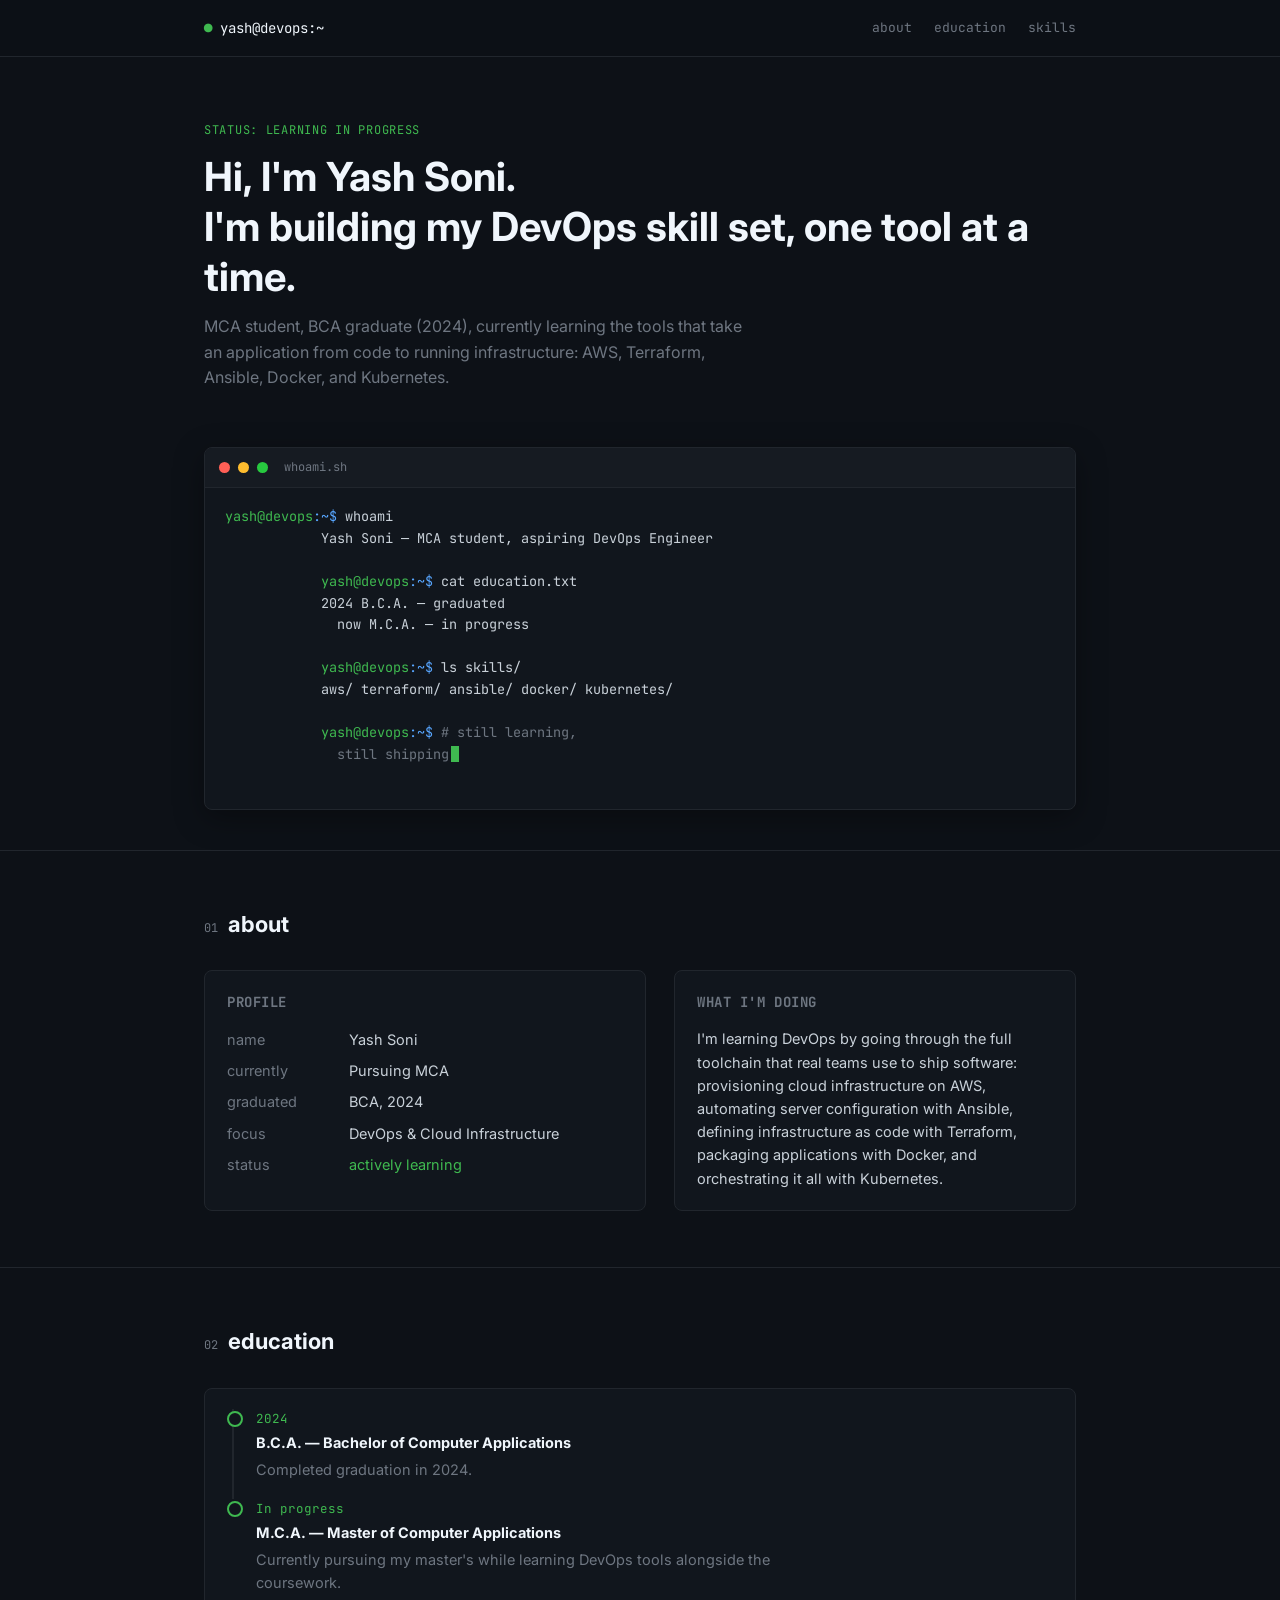
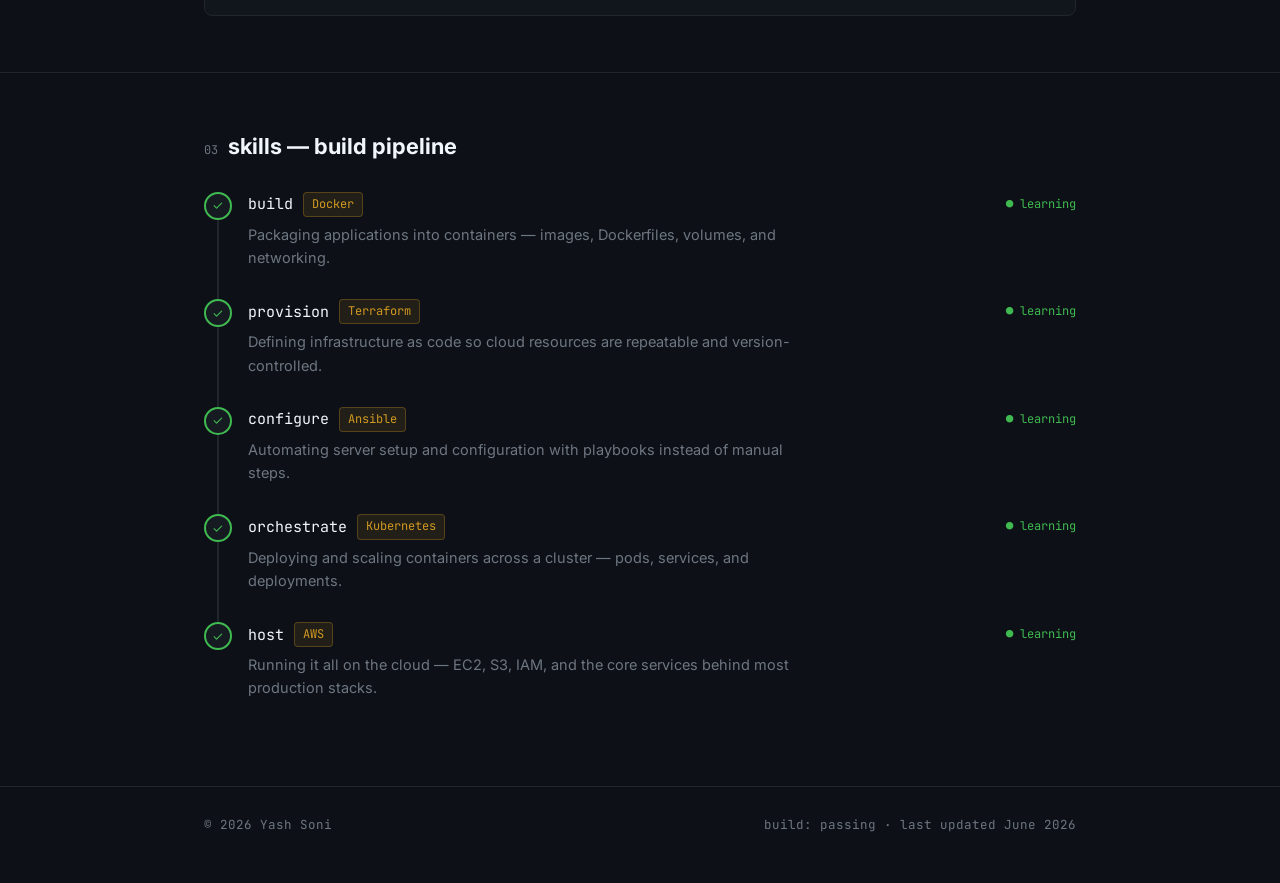
<file: static_website/index.html>
<!DOCTYPE html>
<html lang="en">

<head>
  <meta charset="UTF-8">
  <meta name="viewport" content="width=device-width, initial-scale=1.0">
  <title>Yash Soni — DevOps Learning Log</title>
  <meta name="description" content="Yash Soni's DevOps learning log: AWS, Terraform, Ansible, Docker, Kubernetes.">
  <link rel="preconnect" href="https://fonts.googleapis.com">
  <link rel="preconnect" href="https://fonts.gstatic.com" crossorigin>
  <link
    href="https://fonts.googleapis.com/css2?family=Inter:wght@400;500;600;700&family=JetBrains+Mono:wght@400;500;600&display=swap"
    rel="stylesheet">
  <link rel="stylesheet" href="style.css">
</head>

<body>

  <header class="topnav">
    <div class="wrap">
      <div class="brand"><span class="dot">●</span> yash@devops:~</div>
      <nav>
        <a href="#about">about</a>
        <a href="#education">education</a>
        <a href="#pipeline">skills</a>
      </nav>
    </div>
  </header>

  <main>
    <section class="hero">
      <div class="wrap hero-grid">
        <div>
          <p class="eyebrow">status: learning in progress</p>
          <h1>Hi, I'm Yash Soni.<br>I'm building my DevOps skill set, one tool at a time.</h1>
          <p class="lede">MCA student, BCA graduate (2024), currently learning the tools that take an application from
            code to running infrastructure: AWS, Terraform, Ansible, Docker, and Kubernetes.</p>
        </div>

        <div class="term">
          <div class="term-bar">
            <span class="term-dot r"></span>
            <span class="term-dot y"></span>
            <span class="term-dot g"></span>
            <span class="term-title">whoami.sh</span>
          </div>
          <div class="term-body"><span class="prompt">yash@devops</span><span class="path">:~$</span> whoami
            <span class="out">Yash Soni — MCA student, aspiring DevOps Engineer</span>

            <span class="prompt">yash@devops</span><span class="path">:~$</span> cat education.txt
            <span class="out">2024 B.C.A. — graduated
              now M.C.A. — in progress</span>

            <span class="prompt">yash@devops</span><span class="path">:~$</span> ls skills/
            <span class="out">aws/ terraform/ ansible/ docker/ kubernetes/</span>

            <span class="prompt">yash@devops</span><span class="path">:~$</span> <span class="comment"># still learning,
              still shipping</span><span class="caret"></span>
          </div>
        </div>
      </div>
    </section>

    <section id="about">
      <div class="wrap">
        <div class="section-head">
          <span class="tag">01</span>
          <h2>about</h2>
        </div>
        <div class="about-grid">
          <div class="card">
            <h3>profile</h3>
            <dl class="kv">
              <dt>name</dt>
              <dd>Yash Soni</dd>
              <dt>currently</dt>
              <dd>Pursuing MCA</dd>
              <dt>graduated</dt>
              <dd>BCA, 2024</dd>
              <dt>focus</dt>
              <dd>DevOps &amp; Cloud Infrastructure</dd>
              <dt>status</dt>
              <dd style="color: var(--green);">actively learning</dd>
            </dl>
          </div>
          <div class="card">
            <h3>what I'm doing</h3>
            <p style="margin: 0; font-size: 14.5px; color: var(--text);">
              I'm learning DevOps by going through the full toolchain that real teams use to ship software:
              provisioning cloud infrastructure on AWS, automating server configuration with Ansible,
              defining infrastructure as code with Terraform, packaging applications with Docker, and
              orchestrating it all with Kubernetes.
            </p>
          </div>
        </div>
      </div>
    </section>

    <section id="education">
      <div class="wrap">
        <div class="section-head">
          <span class="tag">02</span>
          <h2>education</h2>
        </div>
        <div class="card">
          <ul class="timeline">
            <li>
              <span class="year">2024</span>
              <strong style="color: var(--text-bright);">B.C.A. — Bachelor of Computer Applications</strong>
              <p class="stage-desc" style="margin-top: 4px;">Completed graduation in 2024.</p>
            </li>
            <li>
              <span class="year">In progress</span>
              <strong style="color: var(--text-bright);">M.C.A. — Master of Computer Applications</strong>
              <p class="stage-desc" style="margin-top: 4px;">Currently pursuing my master's while learning DevOps tools
                alongside the coursework.</p>
            </li>
          </ul>
        </div>
      </div>
    </section>

    <section id="pipeline">
      <div class="wrap">
        <div class="section-head">
          <span class="tag">03</span>
          <h2>skills — build pipeline</h2>
        </div>

        <div class="pipeline">

          <div class="stage">
            <div class="stage-rail">
              <div class="stage-node">✓</div>
              <div class="stage-line"></div>
            </div>
            <div class="stage-content">
              <div class="stage-top">
                <span class="stage-name">build</span>
                <span class="stage-tool">Docker</span>
                <span class="stage-status">● learning</span>
              </div>
              <p class="stage-desc">Packaging applications into containers — images, Dockerfiles, volumes, and
                networking.</p>
            </div>
          </div>

          <div class="stage">
            <div class="stage-rail">
              <div class="stage-node">✓</div>
              <div class="stage-line"></div>
            </div>
            <div class="stage-content">
              <div class="stage-top">
                <span class="stage-name">provision</span>
                <span class="stage-tool">Terraform</span>
                <span class="stage-status">● learning</span>
              </div>
              <p class="stage-desc">Defining infrastructure as code so cloud resources are repeatable and
                version-controlled.</p>
            </div>
          </div>

          <div class="stage">
            <div class="stage-rail">
              <div class="stage-node">✓</div>
              <div class="stage-line"></div>
            </div>
            <div class="stage-content">
              <div class="stage-top">
                <span class="stage-name">configure</span>
                <span class="stage-tool">Ansible</span>
                <span class="stage-status">● learning</span>
              </div>
              <p class="stage-desc">Automating server setup and configuration with playbooks instead of manual steps.
              </p>
            </div>
          </div>

          <div class="stage">
            <div class="stage-rail">
              <div class="stage-node">✓</div>
              <div class="stage-line"></div>
            </div>
            <div class="stage-content">
              <div class="stage-top">
                <span class="stage-name">orchestrate</span>
                <span class="stage-tool">Kubernetes</span>
                <span class="stage-status">● learning</span>
              </div>
              <p class="stage-desc">Deploying and scaling containers across a cluster — pods, services, and deployments.
              </p>
            </div>
          </div>

          <div class="stage">
            <div class="stage-rail">
              <div class="stage-node">✓</div>
            </div>
            <div class="stage-content">
              <div class="stage-top">
                <span class="stage-name">host</span>
                <span class="stage-tool">AWS</span>
                <span class="stage-status">● learning</span>
              </div>
              <p class="stage-desc">Running it all on the cloud — EC2, S3, IAM, and the core services behind most
                production stacks.</p>
            </div>
          </div>

        </div>
      </div>
    </section>
  </main>

  <footer>
    <div class="wrap" style="display:flex; justify-content: space-between; width: 100%;">
      <span>© 2026 Yash Soni</span>
      <span>build: passing · last updated June 2026</span>
    </div>
  </footer>

</body>

</html>
</file>
<file: static_website/style.css>
/* ============================================
   Yash Soni — DevOps Learning Log
   Theme: terminal / CI-CD pipeline
   ============================================ */

:root {
  --bg: #0d1117;
  --bg-panel: #11161d;
  --bg-raised: #161b22;
  --line: #21262d;
  --text: #c9d1d9;
  --text-dim: #6e7681;
  --text-bright: #f0f6fc;
  --green: #3fb950;
  --green-dim: #2ea043;
  --amber: #d29922;
  --blue: #58a6ff;
  --red: #f85149;

  --mono: "JetBrains Mono", "Fira Code", ui-monospace, SFMono-Regular, Menlo, monospace;
  --sans: "Inter", -apple-system, BlinkMacSystemFont, "Segoe UI", sans-serif;
}

@media (prefers-reduced-motion: reduce) {
  * {
    animation-duration: 0.01ms !important;
    animation-iteration-count: 1 !important;
    transition-duration: 0.01ms !important;
  }
}

* {
  box-sizing: border-box;
}

html {
  scroll-behavior: smooth;
}

body {
  margin: 0;
  background: var(--bg);
  color: var(--text);
  font-family: var(--sans);
  line-height: 1.6;
  -webkit-font-smoothing: antialiased;
}

a {
  color: var(--blue);
  text-decoration: none;
}

a:hover {
  text-decoration: underline;
}

:focus-visible {
  outline: 2px solid var(--blue);
  outline-offset: 2px;
}

.wrap {
  max-width: 920px;
  margin: 0 auto;
  padding: 0 24px;
}

/* ---------- Top nav ---------- */

.topnav {
  position: sticky;
  top: 0;
  z-index: 10;
  background: rgba(13, 17, 23, 0.85);
  backdrop-filter: blur(6px);
  border-bottom: 1px solid var(--line);
}

.topnav .wrap {
  display: flex;
  align-items: center;
  justify-content: space-between;
  height: 56px;
}

.brand {
  font-family: var(--mono);
  font-size: 14px;
  color: var(--text-bright);
  display: flex;
  align-items: center;
  gap: 8px;
}

.brand .dot {
  color: var(--green);
}

.topnav nav {
  display: flex;
  gap: 22px;
  font-family: var(--mono);
  font-size: 13px;
}

.topnav nav a {
  color: var(--text-dim);
}

.topnav nav a:hover {
  color: var(--text-bright);
  text-decoration: none;
}

/* ---------- Hero / terminal window ---------- */

.hero {
  padding: 64px 0 40px;
}

.hero-grid {
  display: grid;
  grid-template-columns: 1fr;
  gap: 32px;
}

.eyebrow {
  font-family: var(--mono);
  font-size: 12px;
  color: var(--green);
  letter-spacing: 0.06em;
  text-transform: uppercase;
  margin: 0 0 12px;
}

.hero h1 {
  font-size: clamp(28px, 4vw, 40px);
  color: var(--text-bright);
  margin: 0 0 12px;
  line-height: 1.25;
}

.hero p.lede {
  color: var(--text-dim);
  font-size: 16px;
  max-width: 540px;
  margin: 0 0 24px;
}

.term {
  background: var(--bg-panel);
  border: 1px solid var(--line);
  border-radius: 8px;
  overflow: hidden;
  box-shadow: 0 8px 30px rgba(0, 0, 0, 0.35);
}

.term-bar {
  display: flex;
  align-items: center;
  gap: 8px;
  padding: 10px 14px;
  background: var(--bg-raised);
  border-bottom: 1px solid var(--line);
}

.term-dot {
  width: 11px;
  height: 11px;
  border-radius: 50%;
}

.term-dot.r {
  background: #ff5f56;
}

.term-dot.y {
  background: #ffbd2e;
}

.term-dot.g {
  background: #27c93f;
}

.term-title {
  margin-left: 8px;
  font-family: var(--mono);
  font-size: 12px;
  color: var(--text-dim);
}

.term-body {
  font-family: var(--mono);
  font-size: 13.5px;
  padding: 18px 20px 22px;
  color: var(--text);
  white-space: pre-wrap;
}

.term-body .prompt {
  color: var(--green);
}

.term-body .path {
  color: var(--blue);
}

.term-body .comment {
  color: var(--text-dim);
}

.term-body .out {
  color: var(--text);
}

.caret {
  display: inline-block;
  width: 8px;
  height: 16px;
  background: var(--green);
  margin-left: 2px;
  animation: blink 1s steps(1) infinite;
  vertical-align: -3px;
}

@keyframes blink {
  50% {
    opacity: 0;
  }
}

/* ---------- Section scaffolding ---------- */

section {
  padding: 56px 0;
  border-top: 1px solid var(--line);
}

section:first-of-type {
  border-top: none;
}

.section-head {
  display: flex;
  align-items: baseline;
  gap: 10px;
  margin-bottom: 28px;
}

.section-head .tag {
  font-family: var(--mono);
  font-size: 12px;
  color: var(--text-dim);
}

.section-head h2 {
  font-size: 22px;
  color: var(--text-bright);
  margin: 0;
}

/* ---------- About / education ---------- */

.about-grid {
  display: grid;
  grid-template-columns: 1.1fr 1fr;
  gap: 28px;
}

.card {
  background: var(--bg-panel);
  border: 1px solid var(--line);
  border-radius: 8px;
  padding: 20px 22px;
}

.card h3 {
  font-size: 14px;
  color: var(--text-dim);
  font-family: var(--mono);
  margin: 0 0 14px;
  text-transform: uppercase;
  letter-spacing: 0.04em;
}

.kv {
  display: grid;
  grid-template-columns: 110px 1fr;
  gap: 8px 12px;
  font-size: 14.5px;
}

.kv dt {
  color: var(--text-dim);
}

.kv dd {
  margin: 0;
  color: var(--text);
}

.timeline {
  list-style: none;
  margin: 0;
  padding: 0;
}

.timeline li {
  position: relative;
  padding-left: 22px;
  padding-bottom: 18px;
  border-left: 2px solid var(--line);
  margin-left: 5px;
  font-size: 14.5px;
}

.timeline li:last-child {
  padding-bottom: 0;
  border-left: 2px solid transparent;
}

.timeline li::before {
  content: "";
  position: absolute;
  left: -7px;
  top: 2px;
  width: 12px;
  height: 12px;
  border-radius: 50%;
  background: var(--bg-panel);
  border: 2px solid var(--green);
}

.timeline .year {
  font-family: var(--mono);
  color: var(--green);
  font-size: 12.5px;
  display: block;
  margin-bottom: 2px;
}

/* ---------- Skills pipeline (signature element) ---------- */

.pipeline {
  display: flex;
  flex-direction: column;
  gap: 0;
}

.stage {
  display: grid;
  grid-template-columns: 28px 1fr;
  gap: 16px;
}

.stage-rail {
  display: flex;
  flex-direction: column;
  align-items: center;
}

.stage-node {
  width: 28px;
  height: 28px;
  border-radius: 50%;
  background: var(--bg-raised);
  border: 2px solid var(--green);
  display: flex;
  align-items: center;
  justify-content: center;
  font-size: 13px;
  color: var(--green);
  flex-shrink: 0;
}

.stage-line {
  flex: 1;
  width: 2px;
  background: var(--line);
  min-height: 24px;
}

.stage:last-child .stage-line {
  display: none;
}

.stage-content {
  padding-bottom: 30px;
}

.stage-top {
  display: flex;
  align-items: center;
  gap: 10px;
  flex-wrap: wrap;
  margin-bottom: 6px;
}

.stage-name {
  font-family: var(--mono);
  font-size: 15px;
  color: var(--text-bright);
}

.stage-tool {
  font-family: var(--mono);
  font-size: 12px;
  color: var(--amber);
  background: rgba(210, 153, 34, 0.1);
  border: 1px solid rgba(210, 153, 34, 0.3);
  padding: 2px 8px;
  border-radius: 4px;
}

.stage-status {
  font-family: var(--mono);
  font-size: 12px;
  color: var(--green);
  margin-left: auto;
}

.stage-desc {
  color: var(--text-dim);
  font-size: 14.5px;
  margin: 0;
  max-width: 560px;
}

/* ---------- Footer ---------- */

footer {
  border-top: 1px solid var(--line);
  padding: 28px 0 48px;
  font-family: var(--mono);
  font-size: 12.5px;
  color: var(--text-dim);
  display: flex;
  justify-content: space-between;
  flex-wrap: wrap;
  gap: 8px;
}

footer a {
  color: var(--text-dim);
}

footer a:hover {
  color: var(--blue);
}

/* ---------- Responsive ---------- */

@media (max-width: 720px) {
  .about-grid {
    grid-template-columns: 1fr;
  }

  .kv {
    grid-template-columns: 90px 1fr;
  }

  .topnav nav {
    gap: 14px;
  }

  .stage-status {
    margin-left: 0;
  }
}

/* ---------- Error page (404) ---------- */

.error-screen {
  min-height: 100vh;
  display: flex;
  align-items: center;
  justify-content: center;
  padding: 24px;
}

.error-term {
  width: 100%;
  max-width: 640px;
}

.error-code {
  font-family: var(--mono);
  color: var(--red);
}

.error-body .line {
  margin: 0 0 6px;
}

.error-body .label {
  color: var(--text-dim);
}

.btn {
  display: inline-block;
  margin-top: 18px;
  font-family: var(--mono);
  font-size: 13px;
  color: var(--green);
  border: 1px solid var(--green-dim);
  padding: 8px 14px;
  border-radius: 6px;
  background: rgba(63, 185, 80, 0.08);
}

.btn:hover {
  background: rgba(63, 185, 80, 0.16);
  text-decoration: none;
}
</file>
